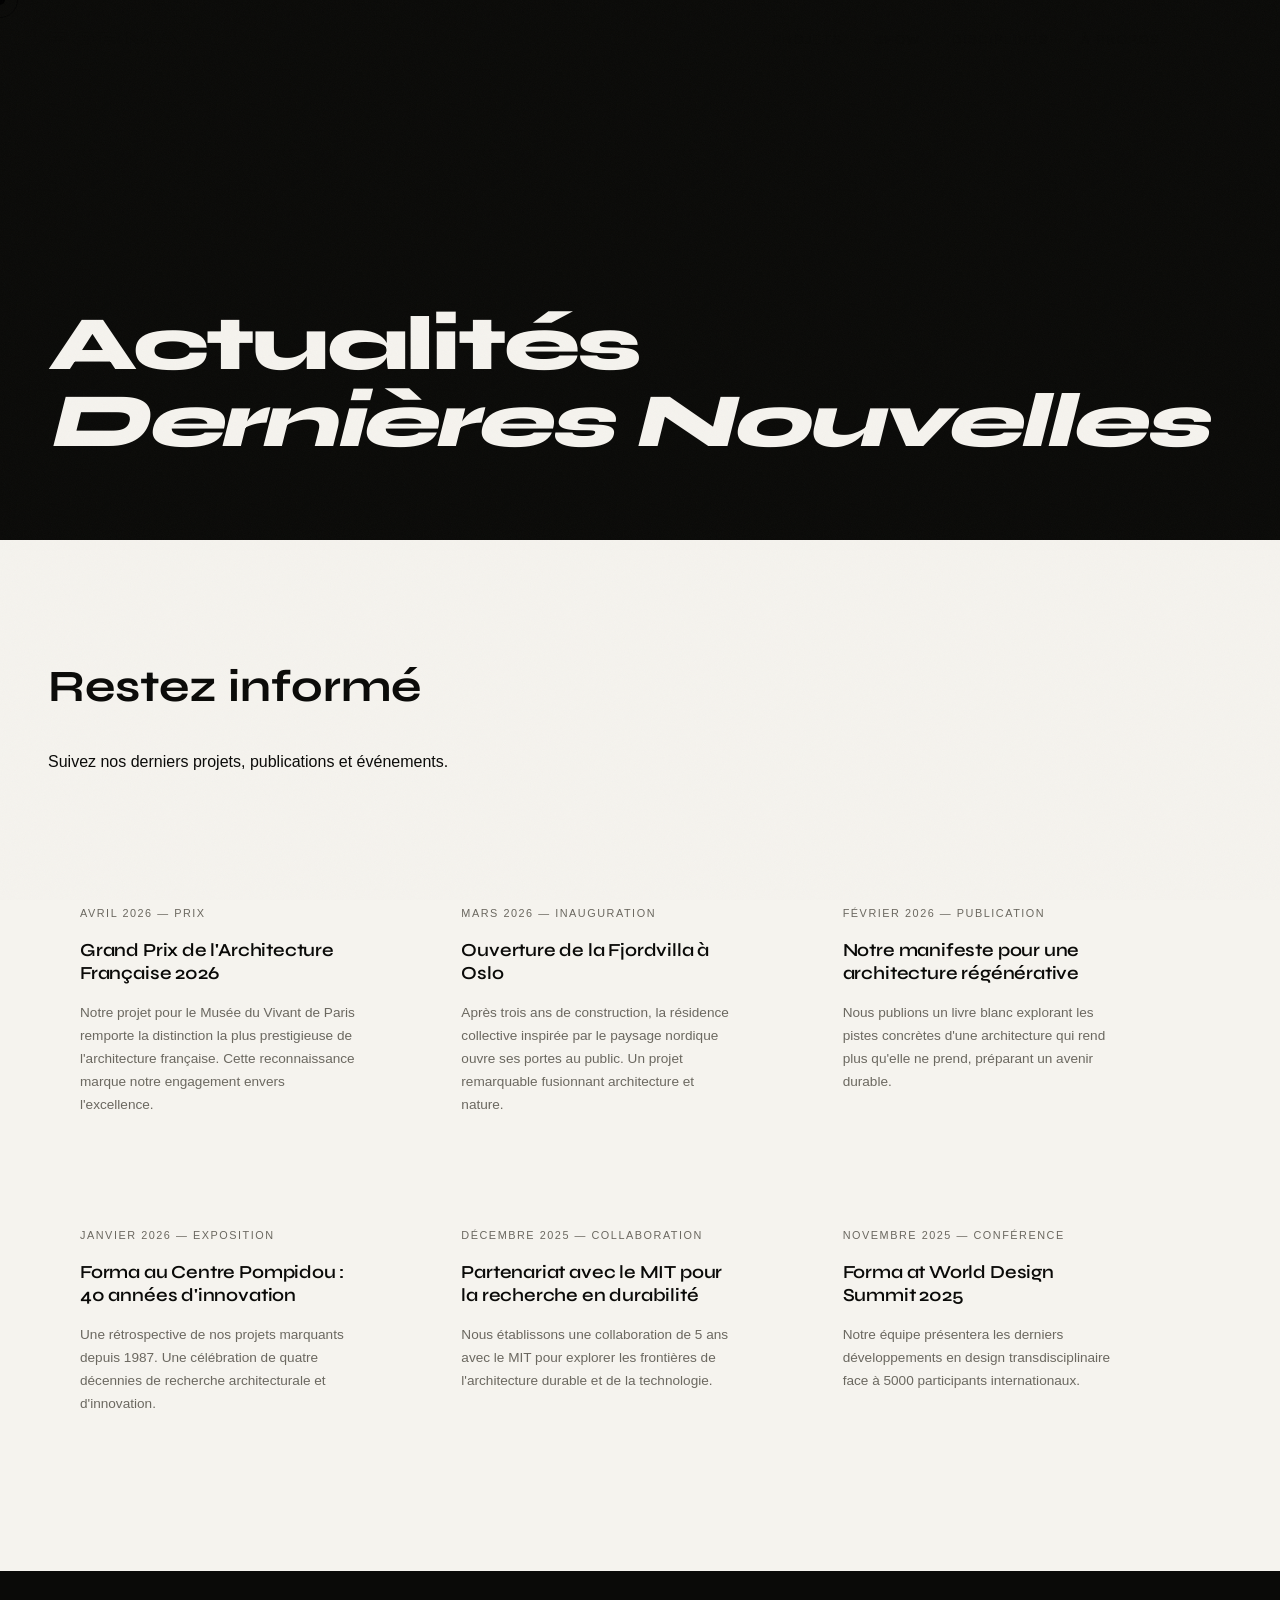
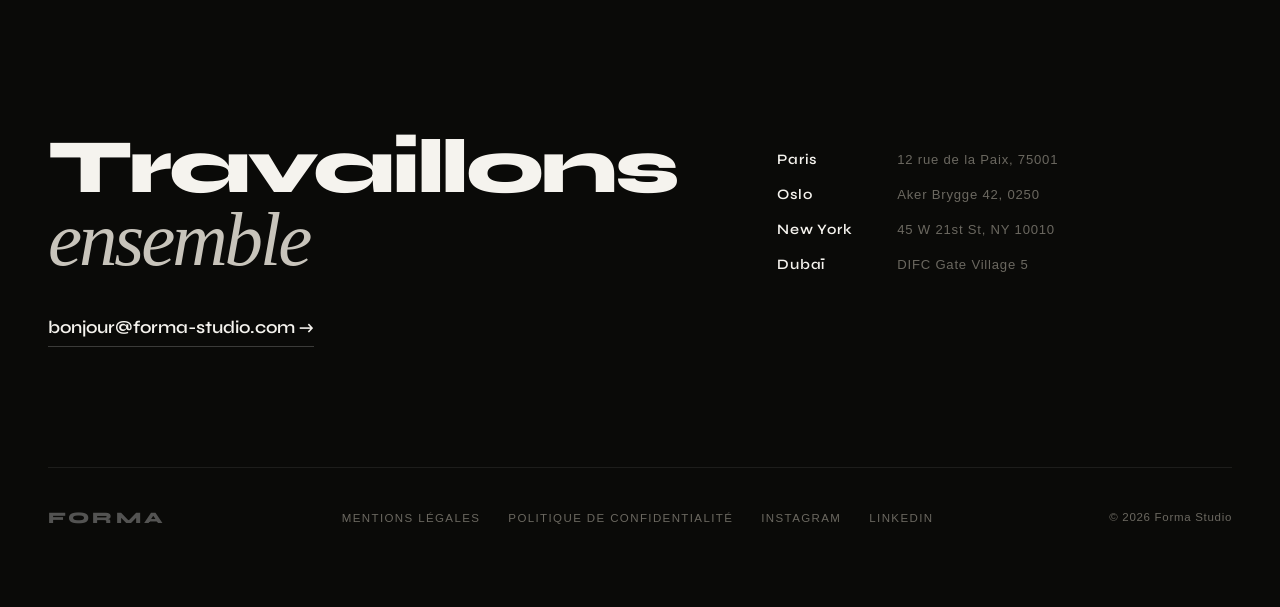
<file: actualites.html>
<!DOCTYPE html>
<html lang="fr">
<head>
<meta charset="UTF-8">
<meta name="viewport" content="width=device-width, initial-scale=1.0">
<title>Actualités — FORMA</title>
<link rel="preconnect" href="https://fonts.googleapis.com">
<link rel="preconnect" href="https://fonts.gstatic.com" crossorigin>
<link href="https://fonts.googleapis.com/css2?family=Editorial+New:ital,wght@0,400;0,700;1,400&family=Neue+Montreal:wght@300;400;500&family=Syne:wght@400;500;600;700;800&display=swap" rel="stylesheet">
<link rel="stylesheet" href="styles.css">
</head>
<body>

<div class="cursor" id="cursor"></div>
<div class="cursor-ring" id="cursorRing"></div>

<!-- NAV -->
<nav id="mainNav">
  <a href="index.html" class="nav-logo">Forma</a>
  <div class="nav-right">
    <ul class="nav-links" id="navLinks">
      <li><a href="projets.html">Projets</a></li>
      <li><a href="show.html">Show</a></li>
      <li><a href="disciplines.html">Disciplines</a></li>
      <li><a href="apropos.html">À Propos</a></li>
    </ul>
    <button class="menu-btn" id="menuBtn" aria-label="Menu">
      <span></span><span></span><span></span>
    </button>
  </div>
</nav>

<!-- FULLSCREEN MENU -->
<div class="fullmenu" id="fullmenu">
  <ul class="fullmenu-nav">
    <li><a href="projets.html">Projets</a></li>
    <li><a href="show.html">Show</a></li>
    <li><a href="disciplines.html">Disciplines</a></li>
    <li><a href="apropos.html">À Propos</a></li>
    <li><a href="actualites.html">Actualités</a></li>
    <li><a href="durabilite.html">Durabilité</a></li>
    <li><a href="index.html#contact">Contact</a></li>
  </ul>
  <div class="fullmenu-info">
    <div>
      <a href="#">Instagram</a><br>
      <a href="#">LinkedIn</a>
    </div>
    <div>
      Paris · Oslo<br>New York · Dubaï
    </div>
  </div>
</div>

<!-- PAGE HEADER -->
<section class="page-header">
  <h1>Actualités<br><em>Dernières Nouvelles</em></h1>
</section>

<!-- PAGE CONTENT -->
<section class="page-content">
  <div class="page-section">
    <h2>Restez informé</h2>
    <p>Suivez nos derniers projets, publications et événements.</p>
  </div>

  <div class="news" style="padding: 0; background: transparent;">
    <div class="news-grid" style="gap: 40px;">
      <a href="#" class="news-card reveal">
        <div class="news-date">Avril 2026 — Prix</div>
        <h3 class="news-title">Grand Prix de l'Architecture Française 2026</h3>
        <p class="news-excerpt">Notre projet pour le Musée du Vivant de Paris remporte la distinction la plus prestigieuse de l'architecture française. Cette reconnaissance marque notre engagement envers l'excellence.</p>
      </a>
      <a href="#" class="news-card reveal">
        <div class="news-date">Mars 2026 — Inauguration</div>
        <h3 class="news-title">Ouverture de la Fjordvilla à Oslo</h3>
        <p class="news-excerpt">Après trois ans de construction, la résidence collective inspirée par le paysage nordique ouvre ses portes au public. Un projet remarquable fusionnant architecture et nature.</p>
      </a>
      <a href="#" class="news-card reveal">
        <div class="news-date">Février 2026 — Publication</div>
        <h3 class="news-title">Notre manifeste pour une architecture régénérative</h3>
        <p class="news-excerpt">Nous publions un livre blanc explorant les pistes concrètes d'une architecture qui rend plus qu'elle ne prend, préparant un avenir durable.</p>
      </a>
      <a href="#" class="news-card reveal">
        <div class="news-date">Janvier 2026 — Exposition</div>
        <h3 class="news-title">Forma au Centre Pompidou : 40 années d'innovation</h3>
        <p class="news-excerpt">Une rétrospective de nos projets marquants depuis 1987. Une célébration de quatre décennies de recherche architecturale et d'innovation.</p>
      </a>
      <a href="#" class="news-card reveal">
        <div class="news-date">Décembre 2025 — Collaboration</div>
        <h3 class="news-title">Partenariat avec le MIT pour la recherche en durabilité</h3>
        <p class="news-excerpt">Nous établissons une collaboration de 5 ans avec le MIT pour explorer les frontières de l'architecture durable et de la technologie.</p>
      </a>
      <a href="#" class="news-card reveal">
        <div class="news-date">Novembre 2025 — Conférence</div>
        <h3 class="news-title">Forma at World Design Summit 2025</h3>
        <p class="news-excerpt">Notre équipe présentera les derniers développements en design transdisciplinaire face à 5000 participants internationaux.</p>
      </a>
    </div>
  </div>
</section>

<!-- CONTACT / FOOTER -->
<section class="contact-section">
  <div class="contact-inner">
    <div class="contact-left">
      <h2 class="reveal">Travaillons<br><em>ensemble</em></h2>
      <a href="mailto:bonjour@forma-studio.com" class="contact-email reveal">
        bonjour@forma-studio.com →
      </a>
    </div>
    <div class="contact-right reveal">
      <ul class="studios-list">
        <li><span class="city">Paris</span> 12 rue de la Paix, 75001</li>
        <li><span class="city">Oslo</span> Aker Brygge 42, 0250</li>
        <li><span class="city">New York</span> 45 W 21st St, NY 10010</li>
        <li><span class="city">Dubaï</span> DIFC Gate Village 5</li>
      </ul>
    </div>
  </div>
  <div class="footer-bottom">
    <span class="footer-logo">Forma</span>
    <ul class="footer-links">
      <li><a href="#">Mentions légales</a></li>
      <li><a href="#">Politique de confidentialité</a></li>
      <li><a href="#">Instagram</a></li>
      <li><a href="#">LinkedIn</a></li>
    </ul>
    <span class="footer-copy">© 2026 Forma Studio</span>
  </div>
</section>

<script src="main.js"></script>
</body>
</html>
</file>
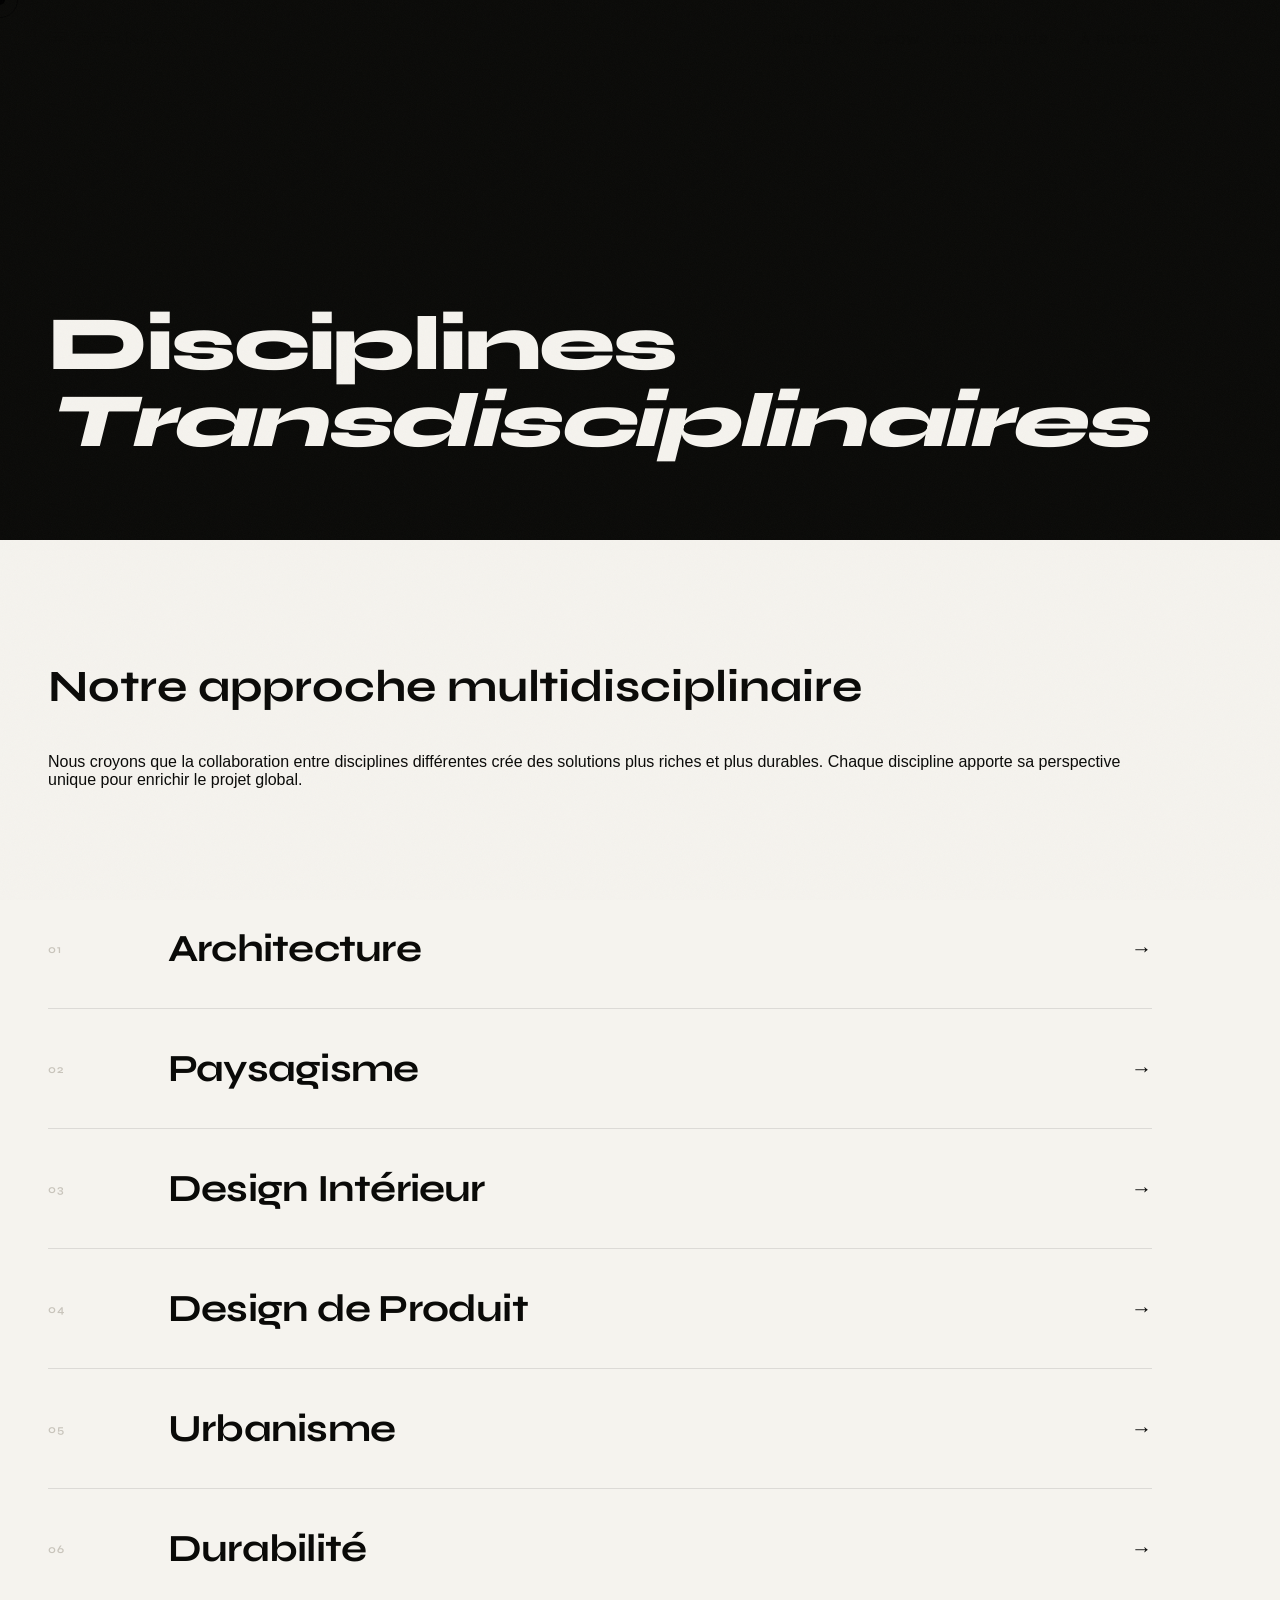
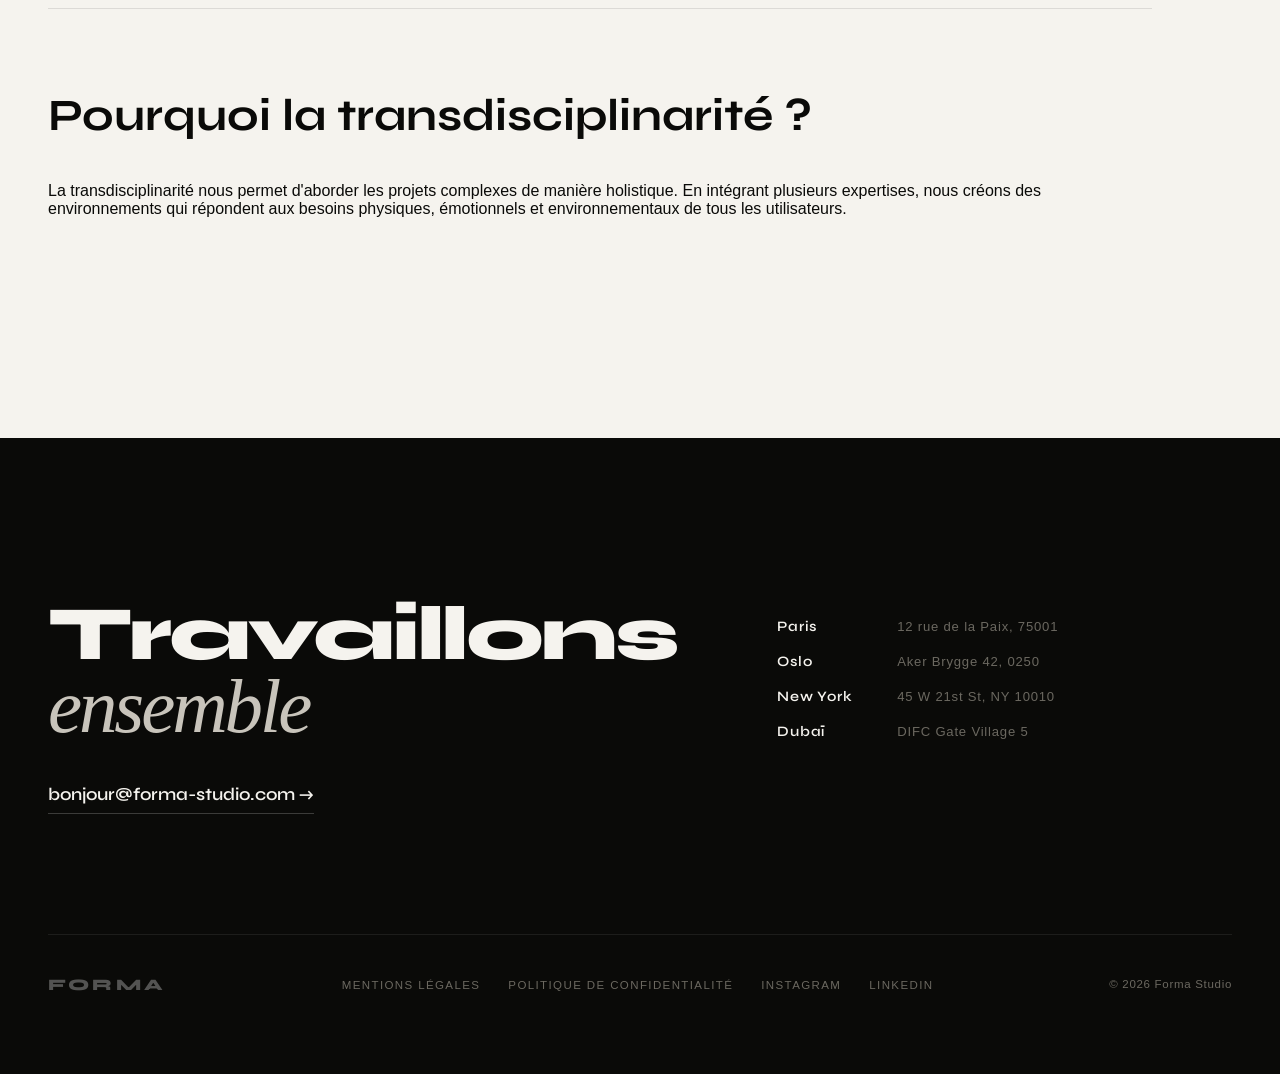
<file: disciplines.html>
<!DOCTYPE html>
<html lang="fr">
<head>
<meta charset="UTF-8">
<meta name="viewport" content="width=device-width, initial-scale=1.0">
<title>Disciplines — FORMA</title>
<link rel="preconnect" href="https://fonts.googleapis.com">
<link rel="preconnect" href="https://fonts.gstatic.com" crossorigin>
<link href="https://fonts.googleapis.com/css2?family=Editorial+New:ital,wght@0,400;0,700;1,400&family=Neue+Montreal:wght@300;400;500&family=Syne:wght@400;500;600;700;800&display=swap" rel="stylesheet">
<link rel="stylesheet" href="styles.css">
</head>
<body>

<div class="cursor" id="cursor"></div>
<div class="cursor-ring" id="cursorRing"></div>

<!-- NAV -->
<nav id="mainNav">
  <a href="index.html" class="nav-logo">Forma</a>
  <div class="nav-right">
    <ul class="nav-links" id="navLinks">
      <li><a href="projets.html">Projets</a></li>
      <li><a href="show.html">Show</a></li>
      <li><a href="disciplines.html">Disciplines</a></li>
      <li><a href="apropos.html">À Propos</a></li>
    </ul>
    <button class="menu-btn" id="menuBtn" aria-label="Menu">
      <span></span><span></span><span></span>
    </button>
  </div>
</nav>

<!-- FULLSCREEN MENU -->
<div class="fullmenu" id="fullmenu">
  <ul class="fullmenu-nav">
    <li><a href="projets.html">Projets</a></li>
    <li><a href="show.html">Show</a></li>
    <li><a href="disciplines.html">Disciplines</a></li>
    <li><a href="apropos.html">À Propos</a></li>
    <li><a href="actualites.html">Actualités</a></li>
    <li><a href="durabilite.html">Durabilité</a></li>
    <li><a href="index.html#contact">Contact</a></li>
  </ul>
  <div class="fullmenu-info">
    <div>
      <a href="#">Instagram</a><br>
      <a href="#">LinkedIn</a>
    </div>
    <div>
      Paris · Oslo<br>New York · Dubaï
    </div>
  </div>
</div>

<!-- PAGE HEADER -->
<section class="page-header">
  <h1>Disciplines<br><em>Transdisciplinaires</em></h1>
</section>

<!-- PAGE CONTENT -->
<section class="page-content">
  <div class="page-section">
    <h2>Notre approche multidisciplinaire</h2>
    <p>Nous croyons que la collaboration entre disciplines différentes crée des solutions plus riches et plus durables. Chaque discipline apporte sa perspective unique pour enrichir le projet global.</p>
  </div>

  <div class="disciplines" style="padding: 0;">
    <div class="disciplines-list">
      <a href="#" class="discipline-item reveal">
        <span class="discipline-num">01</span>
        <span class="discipline-name">Architecture</span>
        <span class="discipline-arrow">→</span>
      </a>
      <a href="#" class="discipline-item reveal">
        <span class="discipline-num">02</span>
        <span class="discipline-name">Paysagisme</span>
        <span class="discipline-arrow">→</span>
      </a>
      <a href="#" class="discipline-item reveal">
        <span class="discipline-num">03</span>
        <span class="discipline-name">Design Intérieur</span>
        <span class="discipline-arrow">→</span>
      </a>
      <a href="#" class="discipline-item reveal">
        <span class="discipline-num">04</span>
        <span class="discipline-name">Design de Produit</span>
        <span class="discipline-arrow">→</span>
      </a>
      <a href="#" class="discipline-item reveal">
        <span class="discipline-num">05</span>
        <span class="discipline-name">Urbanisme</span>
        <span class="discipline-arrow">→</span>
      </a>
      <a href="#" class="discipline-item reveal">
        <span class="discipline-num">06</span>
        <span class="discipline-name">Durabilité</span>
        <span class="discipline-arrow">→</span>
      </a>
    </div>
  </div>

  <div class="page-section" style="margin-top: 80px;">
    <h2>Pourquoi la transdisciplinarité ?</h2>
    <p>La transdisciplinarité nous permet d'aborder les projets complexes de manière holistique. En intégrant plusieurs expertises, nous créons des environnements qui répondent aux besoins physiques, émotionnels et environnementaux de tous les utilisateurs.</p>
  </div>
</section>

<!-- CONTACT / FOOTER -->
<section class="contact-section">
  <div class="contact-inner">
    <div class="contact-left">
      <h2 class="reveal">Travaillons<br><em>ensemble</em></h2>
      <a href="mailto:bonjour@forma-studio.com" class="contact-email reveal">
        bonjour@forma-studio.com →
      </a>
    </div>
    <div class="contact-right reveal">
      <ul class="studios-list">
        <li><span class="city">Paris</span> 12 rue de la Paix, 75001</li>
        <li><span class="city">Oslo</span> Aker Brygge 42, 0250</li>
        <li><span class="city">New York</span> 45 W 21st St, NY 10010</li>
        <li><span class="city">Dubaï</span> DIFC Gate Village 5</li>
      </ul>
    </div>
  </div>
  <div class="footer-bottom">
    <span class="footer-logo">Forma</span>
    <ul class="footer-links">
      <li><a href="#">Mentions légales</a></li>
      <li><a href="#">Politique de confidentialité</a></li>
      <li><a href="#">Instagram</a></li>
      <li><a href="#">LinkedIn</a></li>
    </ul>
    <span class="footer-copy">© 2026 Forma Studio</span>
  </div>
</section>

<script src="main.js"></script>
</body>
</html>
</file>
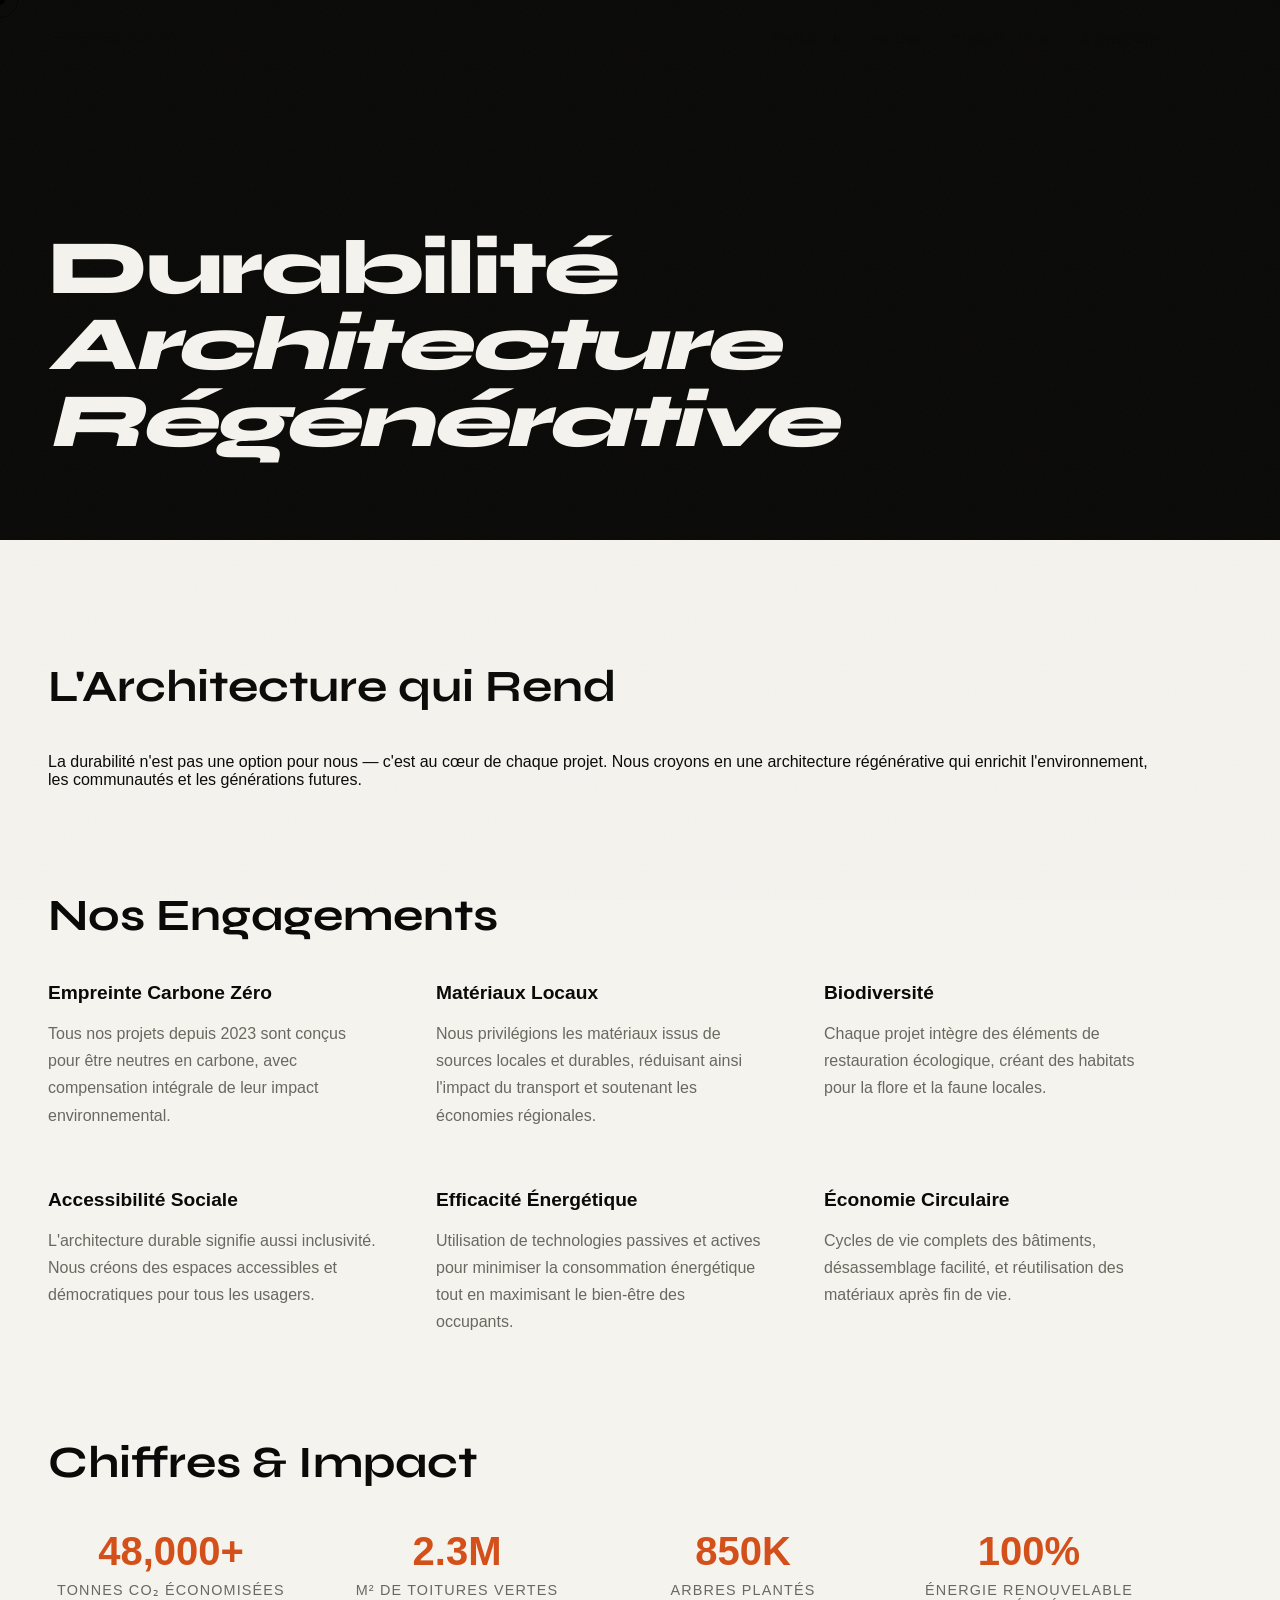
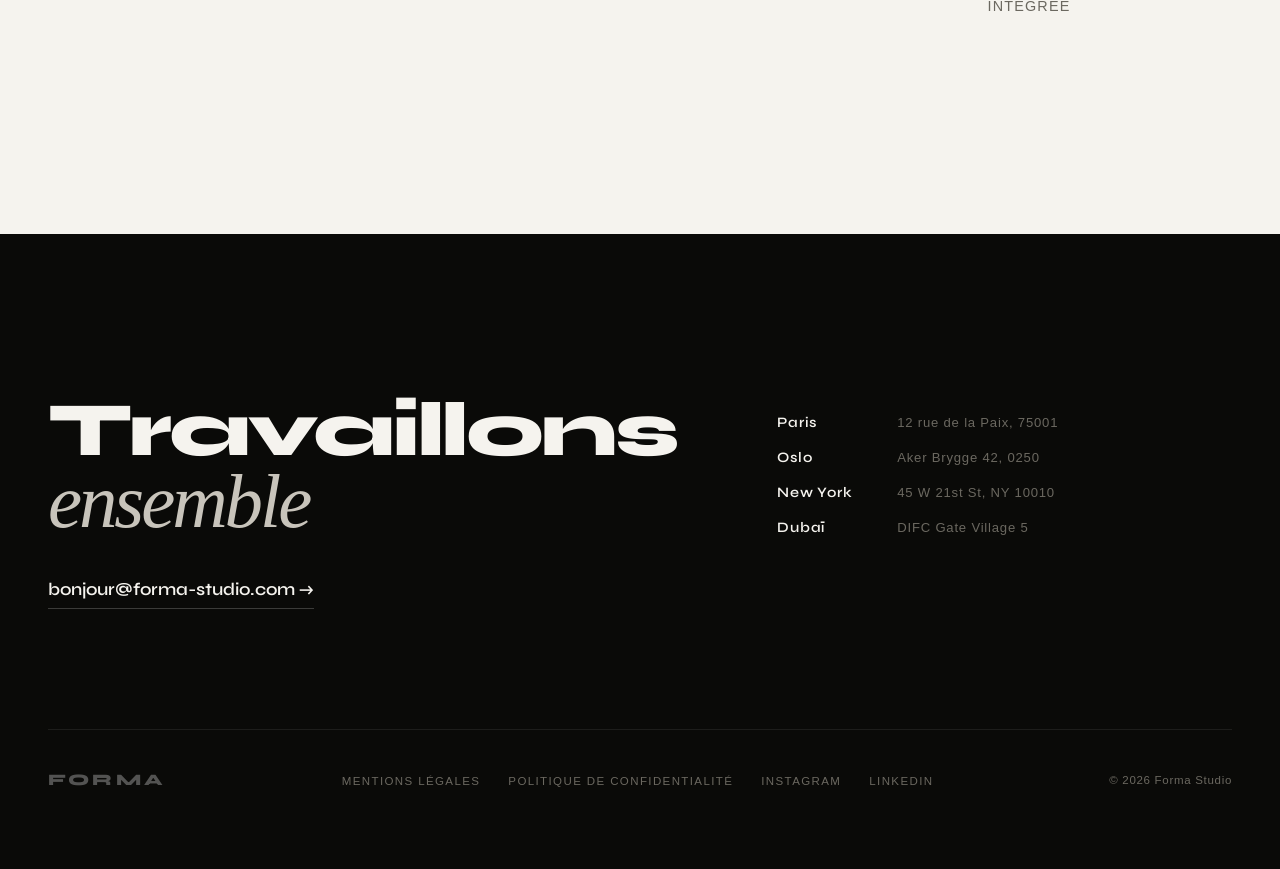
<file: durabilite.html>
<!DOCTYPE html>
<html lang="fr">
<head>
<meta charset="UTF-8">
<meta name="viewport" content="width=device-width, initial-scale=1.0">
<title>Durabilité — FORMA</title>
<link rel="preconnect" href="https://fonts.googleapis.com">
<link rel="preconnect" href="https://fonts.gstatic.com" crossorigin>
<link href="https://fonts.googleapis.com/css2?family=Editorial+New:ital,wght@0,400;0,700;1,400&family=Neue+Montreal:wght@300;400;500&family=Syne:wght@400;500;600;700;800&display=swap" rel="stylesheet">
<link rel="stylesheet" href="styles.css">
</head>
<body>

<div class="cursor" id="cursor"></div>
<div class="cursor-ring" id="cursorRing"></div>

<!-- NAV -->
<nav id="mainNav">
  <a href="index.html" class="nav-logo">Forma</a>
  <div class="nav-right">
    <ul class="nav-links" id="navLinks">
      <li><a href="projets.html">Projets</a></li>
      <li><a href="show.html">Show</a></li>
      <li><a href="disciplines.html">Disciplines</a></li>
      <li><a href="apropos.html">À Propos</a></li>
    </ul>
    <button class="menu-btn" id="menuBtn" aria-label="Menu">
      <span></span><span></span><span></span>
    </button>
  </div>
</nav>

<!-- FULLSCREEN MENU -->
<div class="fullmenu" id="fullmenu">
  <ul class="fullmenu-nav">
    <li><a href="projets.html">Projets</a></li>
    <li><a href="show.html">Show</a></li>
    <li><a href="disciplines.html">Disciplines</a></li>
    <li><a href="apropos.html">À Propos</a></li>
    <li><a href="actualites.html">Actualités</a></li>
    <li><a href="durabilite.html">Durabilité</a></li>
    <li><a href="index.html#contact">Contact</a></li>
  </ul>
  <div class="fullmenu-info">
    <div>
      <a href="#">Instagram</a><br>
      <a href="#">LinkedIn</a>
    </div>
    <div>
      Paris · Oslo<br>New York · Dubaï
    </div>
  </div>
</div>

<!-- PAGE HEADER -->
<section class="page-header">
  <h1>Durabilité<br><em>Architecture Régénérative</em></h1>
</section>

<!-- PAGE CONTENT -->
<section class="page-content">
  <div class="page-section">
    <h2>L'Architecture qui Rend</h2>
    <p>La durabilité n'est pas une option pour nous — c'est au cœur de chaque projet. Nous croyons en une architecture régénérative qui enrichit l'environnement, les communautés et les générations futures.</p>
  </div>

  <div class="page-section">
    <h2>Nos Engagements</h2>
    <div style="display: grid; grid-template-columns: repeat(auto-fit, minmax(300px, 1fr)); gap: 60px; margin-top: 40px;">
      <div>
        <h3 style="font-weight: 600; margin-bottom: 16px; font-size: 1.2rem;">Empreinte Carbone Zéro</h3>
        <p style="color: var(--mid); line-height: 1.7;">Tous nos projets depuis 2023 sont conçus pour être neutres en carbone, avec compensation intégrale de leur impact environnemental.</p>
      </div>
      <div>
        <h3 style="font-weight: 600; margin-bottom: 16px; font-size: 1.2rem;">Matériaux Locaux</h3>
        <p style="color: var(--mid); line-height: 1.7;">Nous privilégions les matériaux issus de sources locales et durables, réduisant ainsi l'impact du transport et soutenant les économies régionales.</p>
      </div>
      <div>
        <h3 style="font-weight: 600; margin-bottom: 16px; font-size: 1.2rem;">Biodiversité</h3>
        <p style="color: var(--mid); line-height: 1.7;">Chaque projet intègre des éléments de restauration écologique, créant des habitats pour la flore et la faune locales.</p>
      </div>
      <div>
        <h3 style="font-weight: 600; margin-bottom: 16px; font-size: 1.2rem;">Accessibilité Sociale</h3>
        <p style="color: var(--mid); line-height: 1.7;">L'architecture durable signifie aussi inclusivité. Nous créons des espaces accessibles et démocratiques pour tous les usagers.</p>
      </div>
      <div>
        <h3 style="font-weight: 600; margin-bottom: 16px; font-size: 1.2rem;">Efficacité Énergétique</h3>
        <p style="color: var(--mid); line-height: 1.7;">Utilisation de technologies passives et actives pour minimiser la consommation énergétique tout en maximisant le bien-être des occupants.</p>
      </div>
      <div>
        <h3 style="font-weight: 600; margin-bottom: 16px; font-size: 1.2rem;">Économie Circulaire</h3>
        <p style="color: var(--mid); line-height: 1.7;">Cycles de vie complets des bâtiments, désassemblage facilité, et réutilisation des matériaux après fin de vie.</p>
      </div>
    </div>
  </div>

  <div class="page-section" style="margin-top: 80px;">
    <h2>Chiffres & Impact</h2>
    <div style="display: grid; grid-template-columns: repeat(auto-fit, minmax(200px, 1fr)); gap: 40px; margin-top: 40px;">
      <div style="text-align: center;">
        <div style="font-size: 2.5rem; font-weight: 700; color: var(--accent);">48,000+</div>
        <div style="font-size: 0.9rem; color: var(--mid); margin-top: 8px; text-transform: uppercase; letter-spacing: 0.08em;">Tonnes CO₂ économisées</div>
      </div>
      <div style="text-align: center;">
        <div style="font-size: 2.5rem; font-weight: 700; color: var(--accent);">2.3M</div>
        <div style="font-size: 0.9rem; color: var(--mid); margin-top: 8px; text-transform: uppercase; letter-spacing: 0.08em;">m² de toitures vertes</div>
      </div>
      <div style="text-align: center;">
        <div style="font-size: 2.5rem; font-weight: 700; color: var(--accent);">850K</div>
        <div style="font-size: 0.9rem; color: var(--mid); margin-top: 8px; text-transform: uppercase; letter-spacing: 0.08em;">Arbres plantés</div>
      </div>
      <div style="text-align: center;">
        <div style="font-size: 2.5rem; font-weight: 700; color: var(--accent);">100%</div>
        <div style="font-size: 0.9rem; color: var(--mid); margin-top: 8px; text-transform: uppercase; letter-spacing: 0.08em;">Énergie renouvelable intégrée</div>
      </div>
    </div>
  </div>
</section>

<!-- CONTACT / FOOTER -->
<section class="contact-section">
  <div class="contact-inner">
    <div class="contact-left">
      <h2 class="reveal">Travaillons<br><em>ensemble</em></h2>
      <a href="mailto:bonjour@forma-studio.com" class="contact-email reveal">
        bonjour@forma-studio.com →
      </a>
    </div>
    <div class="contact-right reveal">
      <ul class="studios-list">
        <li><span class="city">Paris</span> 12 rue de la Paix, 75001</li>
        <li><span class="city">Oslo</span> Aker Brygge 42, 0250</li>
        <li><span class="city">New York</span> 45 W 21st St, NY 10010</li>
        <li><span class="city">Dubaï</span> DIFC Gate Village 5</li>
      </ul>
    </div>
  </div>
  <div class="footer-bottom">
    <span class="footer-logo">Forma</span>
    <ul class="footer-links">
      <li><a href="#">Mentions légales</a></li>
      <li><a href="#">Politique de confidentialité</a></li>
      <li><a href="#">Instagram</a></li>
      <li><a href="#">LinkedIn</a></li>
    </ul>
    <span class="footer-copy">© 2026 Forma Studio</span>
  </div>
</section>

<script src="main.js"></script>
</body>
</html>
</file>
<file: styles.css>
:root {
  --black: #0a0a08;
  --white: #f5f3ee;
  --warm-gray: #c8c4bb;
  --accent: #d4501a;
  --mid: #6b6860;
  --font-display: 'Syne', sans-serif;
  --font-body: 'Neue Montreal', 'DM Sans', sans-serif;
  --font-serif: 'Georgia', serif;
}

*, *::before, *::after { margin: 0; padding: 0; box-sizing: border-box; }

html { scroll-behavior: smooth; }

body {
  background: var(--white);
  color: var(--black);
  font-family: var(--font-body);
  font-weight: 300;
  overflow-x: hidden;
  cursor: none;
}

/* CUSTOM CURSOR */
.cursor {
  position: fixed;
  width: 10px;
  height: 10px;
  background: var(--black);
  border-radius: 50%;
  pointer-events: none;
  z-index: 9999;
  transform: translate(-50%, -50%);
  transition: transform 0.1s ease, width 0.3s ease, height 0.3s ease, background 0.3s ease;
  mix-blend-mode: difference;
}

.cursor-ring {
  position: fixed;
  width: 36px;
  height: 36px;
  border: 1px solid var(--black);
  border-radius: 50%;
  pointer-events: none;
  z-index: 9998;
  transform: translate(-50%, -50%);
  transition: transform 0.18s ease, width 0.3s ease, height 0.3s ease, opacity 0.3s ease;
  mix-blend-mode: difference;
  opacity: 0.6;
}

.cursor.hover { width: 20px; height: 20px; }
.cursor-ring.hover { width: 60px; height: 60px; opacity: 1; }

/* NOISE OVERLAY */
body::before {
  content: '';
  position: fixed;
  inset: 0;
  opacity: 0.03;
  background-image: url("data:image/svg+xml,%3Csvg viewBox='0 0 256 256' xmlns='http://www.w3.org/2000/svg'%3E%3Cfilter id='noise'%3E%3CfeTurbulence type='fractalNoise' baseFrequency='0.9' numOctaves='4' stitchTiles='stitch'/%3E%3C/filter%3E%3Crect width='100%25' height='100%25' filter='url(%23noise)'/%3E%3C/svg%3E");
  background-size: 200px 200px;
  pointer-events: none;
  z-index: 9997;
}

/* NAV */
nav {
  position: fixed;
  top: 0;
  left: 0;
  right: 0;
  z-index: 100;
  display: flex;
  align-items: center;
  justify-content: space-between;
  padding: 28px 48px;
  mix-blend-mode: normal;
}

.nav-logo {
  font-family: var(--font-display);
  font-weight: 800;
  font-size: 1.1rem;
  letter-spacing: 0.25em;
  text-transform: uppercase;
  color: var(--black);
  text-decoration: none;
  transition: color 0.3s ease;
}

.nav-logo.inverted { color: var(--white); }

.nav-right {
  display: flex;
  align-items: center;
  gap: 40px;
}

.nav-links {
  display: flex;
  gap: 32px;
  list-style: none;
}

.nav-links a {
  font-size: 0.8rem;
  letter-spacing: 0.12em;
  text-transform: uppercase;
  text-decoration: none;
  color: var(--black);
  font-weight: 400;
  position: relative;
  transition: color 0.3s;
}

.nav-links a::after {
  content: '';
  position: absolute;
  bottom: -2px;
  left: 0;
  width: 0;
  height: 1px;
  background: var(--black);
  transition: width 0.35s ease;
}

.nav-links a:hover::after { width: 100%; }

nav.dark .nav-links a,
nav.dark .nav-logo { color: var(--white); }
nav.dark .nav-links a::after { background: var(--white); }

.menu-btn {
  background: none;
  border: none;
  cursor: none;
  display: flex;
  flex-direction: column;
  gap: 5px;
  padding: 4px;
}

.menu-btn span {
  display: block;
  width: 24px;
  height: 1px;
  background: var(--black);
  transition: all 0.35s ease;
  transform-origin: center;
}

nav.dark .menu-btn span { background: var(--white); }

.menu-btn.open span:nth-child(1) { transform: translateY(6px) rotate(45deg); }
.menu-btn.open span:nth-child(2) { opacity: 0; }
.menu-btn.open span:nth-child(3) { transform: translateY(-6px) rotate(-45deg); }

/* FULLSCREEN MENU */
.fullmenu {
  position: fixed;
  inset: 0;
  background: var(--black);
  z-index: 90;
  display: flex;
  align-items: center;
  justify-content: space-between;
  padding: 120px 48px 80px;
  opacity: 0;
  pointer-events: none;
  transition: opacity 0.5s ease;
}

.fullmenu.open { opacity: 1; pointer-events: all; }

.fullmenu-nav {
  list-style: none;
  display: flex;
  flex-direction: column;
  gap: 8px;
}

.fullmenu-nav li { overflow: hidden; }

.fullmenu-nav a {
  display: block;
  font-family: var(--font-display);
  font-size: clamp(2.5rem, 5vw, 4.5rem);
  font-weight: 700;
  color: var(--warm-gray);
  text-decoration: none;
  letter-spacing: -0.02em;
  transition: color 0.2s, transform 0.2s;
  transform: translateY(110%);
}

.fullmenu.open .fullmenu-nav a {
  transform: translateY(0);
  transition: color 0.2s, transform 0.5s cubic-bezier(0.16, 1, 0.3, 1);
}

.fullmenu.open .fullmenu-nav li:nth-child(1) a { transition-delay: 0.05s; }
.fullmenu.open .fullmenu-nav li:nth-child(2) a { transition-delay: 0.1s; }
.fullmenu.open .fullmenu-nav li:nth-child(3) a { transition-delay: 0.15s; }
.fullmenu.open .fullmenu-nav li:nth-child(4) a { transition-delay: 0.2s; }
.fullmenu.open .fullmenu-nav li:nth-child(5) a { transition-delay: 0.25s; }
.fullmenu.open .fullmenu-nav li:nth-child(6) a { transition-delay: 0.3s; }

.fullmenu-nav a:hover { color: var(--white); }

.fullmenu-info {
  display: flex;
  flex-direction: column;
  justify-content: flex-end;
  gap: 48px;
  color: var(--mid);
  font-size: 0.8rem;
  letter-spacing: 0.08em;
  text-transform: uppercase;
  padding-bottom: 20px;
}

.fullmenu-info a { color: var(--mid); text-decoration: none; transition: color 0.2s; }
.fullmenu-info a:hover { color: var(--white); }

/* HERO */
.hero {
  height: 100vh;
  min-height: 700px;
  display: grid;
  grid-template-rows: 1fr auto;
  background: var(--black);
  position: relative;
  overflow: hidden;
}

.hero-bg {
  position: absolute;
  inset: 0;
  z-index: 0;
}

.hero-bg-img {
  width: 100%;
  height: 100%;
  object-fit: cover;
  opacity: 0;
  position: absolute;
  inset: 0;
  clip-path: inset(0 0 100% 0);
  animation: slideImage 1.5s cubic-bezier(0.25, 0.46, 0.45, 0.94) 0s forwards;
}

.hero-bg-img.active { opacity: 0.35; }

.hero-content {
  position: relative;
  z-index: 2;
  display: flex;
  flex-direction: column;
  justify-content: flex-end;
  padding: 0 48px 60px;
}

.hero-tag {
  font-size: 0.72rem;
  letter-spacing: 0.2em;
  text-transform: uppercase;
  color: var(--warm-gray);
  margin-bottom: 24px;
  opacity: 0;
  transform: translateY(20px);
  animation: fadeUp 0.8s ease 0.4s forwards;
}

.hero-title {
  font-family: var(--font-display);
  font-weight: 800;
  font-size: clamp(3.5rem, 8vw, 9rem);
  line-height: 0.92;
  letter-spacing: -0.03em;
  color: var(--white);
  opacity: 0;
  transform: translateY(-60px);
  animation: slideDown 1.2s cubic-bezier(0.25, 0.46, 0.45, 0.94) 0.3s forwards;
}

.hero-title em {
  font-style: italic;
  font-family: var(--font-serif);
  font-weight: 400;
  color: var(--warm-gray);
}

.hero-bottom {
  position: relative;
  z-index: 2;
  display: flex;
  align-items: center;
  justify-content: space-between;
  padding: 28px 48px;
  border-top: 1px solid rgba(255,255,255,0.1);
}

.hero-desc {
  color: var(--warm-gray);
  font-size: 0.82rem;
  letter-spacing: 0.06em;
  max-width: 360px;
  line-height: 1.7;
  opacity: 0;
  animation: fadeUp 0.8s ease 0.8s forwards;
}

.hero-scroll {
  display: flex;
  align-items: center;
  gap: 16px;
  color: var(--warm-gray);
  font-size: 0.72rem;
  letter-spacing: 0.15em;
  text-transform: uppercase;
  opacity: 0;
  animation: fadeUp 0.8s ease 1s forwards;
}

.scroll-line {
  width: 60px;
  height: 1px;
  background: var(--warm-gray);
  position: relative;
  overflow: hidden;
}

.scroll-line::after {
  content: '';
  position: absolute;
  top: 0;
  left: -100%;
  width: 100%;
  height: 100%;
  background: var(--white);
  animation: scrollAnim 2s ease infinite 1.5s;
}

@keyframes scrollAnim {
  0% { left: -100%; }
  50% { left: 0%; }
  100% { left: 100%; }
}

.hero-counter {
  color: var(--warm-gray);
  font-size: 0.72rem;
  letter-spacing: 0.1em;
  font-family: var(--font-display);
  opacity: 0;
  animation: fadeUp 0.8s ease 1.1s forwards;
}

/* MARQUEE TICKER */
.ticker {
  background: var(--accent);
  overflow: hidden;
  padding: 14px 0;
  display: none;
}

.ticker-inner {
  display: flex;
  gap: 0;
  white-space: nowrap;
  animation: marquee 20s linear infinite;
}

.ticker-item {
  display: flex;
  align-items: center;
  gap: 32px;
  padding-right: 32px;
  font-size: 0.72rem;
  letter-spacing: 0.2em;
  text-transform: uppercase;
  color: var(--white);
  font-weight: 500;
}

.ticker-dot {
  width: 4px;
  height: 4px;
  border-radius: 50%;
  background: rgba(255,255,255,0.5);
  flex-shrink: 0;
}

@keyframes marquee {
  from { transform: translateX(0); }
  to { transform: translateX(-50%); }
}

/* INTRO SECTION */
.intro {
  padding: 140px 48px;
  display: grid;
  grid-template-columns: 1fr 1fr;
  gap: 80px;
  align-items: end;
}

.intro-number {
  font-family: var(--font-display);
  font-size: clamp(5rem, 12vw, 11rem);
  font-weight: 800;
  color: transparent;
  -webkit-text-stroke: 1px var(--warm-gray);
  line-height: 1;
  letter-spacing: -0.04em;
  user-select: none;
}

.intro-text h2 {
  font-family: var(--font-display);
  font-size: clamp(2rem, 3.5vw, 3.2rem);
  font-weight: 700;
  line-height: 1.08;
  letter-spacing: -0.025em;
  margin-bottom: 32px;
}

.intro-text p {
  font-size: 1rem;
  line-height: 1.8;
  color: var(--mid);
  max-width: 480px;
  margin-bottom: 48px;
}

.btn-link {
  display: inline-flex;
  align-items: center;
  gap: 14px;
  font-size: 0.78rem;
  letter-spacing: 0.15em;
  text-transform: uppercase;
  text-decoration: none;
  color: var(--black);
  font-weight: 500;
  border-bottom: 1px solid var(--black);
  padding-bottom: 6px;
  transition: gap 0.3s ease, color 0.3s;
}

.btn-link:hover { gap: 22px; }

.btn-link .arrow {
  font-size: 1rem;
  transition: transform 0.3s ease;
}

.btn-link:hover .arrow { transform: translateX(6px); }

/* PROJECTS GRID */
.projects-header {
  padding: 80px 48px 40px;
  display: flex;
  align-items: baseline;
  justify-content: space-between;
}

.projects-header h2 {
  font-family: var(--font-display);
  font-size: 0.72rem;
  letter-spacing: 0.2em;
  text-transform: uppercase;
  font-weight: 600;
  color: var(--mid);
}

.projects-header a {
  font-size: 0.72rem;
  letter-spacing: 0.15em;
  text-transform: uppercase;
  text-decoration: none;
  color: var(--mid);
  transition: color 0.2s;
}

.projects-header a:hover { color: var(--black); }

.projects-grid {
  padding: 0 48px 120px;
  display: grid;
  grid-template-columns: repeat(12, 1fr);
  grid-template-rows: auto auto;
  gap: 3px;
}

.project-card {
  position: relative;
  overflow: hidden;
  background: var(--black);
  cursor: none;
}

.project-card:nth-child(1) {
  grid-column: 1 / 8;
  grid-row: 1;
  aspect-ratio: 16/10;
}

.project-card:nth-child(2) {
  grid-column: 8 / 13;
  grid-row: 1;
  aspect-ratio: 4/3;
}

.project-card:nth-child(3) {
  grid-column: 1 / 5;
  grid-row: 2;
  aspect-ratio: 4/5;
}

.project-card:nth-child(4) {
  grid-column: 5 / 9;
  grid-row: 2;
  aspect-ratio: 4/5;
}

.project-card:nth-child(5) {
  grid-column: 9 / 13;
  grid-row: 2;
  aspect-ratio: 4/5;
}

.project-card img {
  width: 100%;
  height: 100%;
  object-fit: cover;
  transition: transform 0.7s cubic-bezier(0.16, 1, 0.3, 1), opacity 0.4s;
  opacity: 0.85;
  display: block;
}

.project-card:hover img {
  transform: scale(1.04);
  opacity: 1;
}

.project-info {
  position: absolute;
  bottom: 0;
  left: 0;
  right: 0;
  padding: 20px 24px;
  background: linear-gradient(transparent, rgba(0,0,0,0.75));
  transform: translateY(8px);
  transition: transform 0.4s ease;
  opacity: 0;
  transition: opacity 0.4s, transform 0.4s;
}

.project-card:hover .project-info { opacity: 1; transform: translateY(0); }

.project-cat {
  font-size: 0.68rem;
  letter-spacing: 0.18em;
  text-transform: uppercase;
  color: var(--warm-gray);
  margin-bottom: 4px;
}

.project-title {
  font-family: var(--font-display);
  font-size: 1.05rem;
  font-weight: 600;
  color: var(--white);
  line-height: 1.2;
}

.project-tag-fixed {
  position: absolute;
  top: 20px;
  left: 24px;
  font-size: 0.65rem;
  letter-spacing: 0.15em;
  text-transform: uppercase;
  color: rgba(255,255,255,0.6);
  border: 1px solid rgba(255,255,255,0.2);
  padding: 4px 10px;
  border-radius: 20px;
}

/* STATEMENT SECTION */
.statement {
  background: var(--black);
  padding: 160px 48px;
  color: var(--white);
}

.statement-inner {
  max-width: 1100px;
}

.statement h2 {
  font-family: var(--font-display);
  font-size: clamp(2.5rem, 5.5vw, 5.5rem);
  font-weight: 700;
  line-height: 1.05;
  letter-spacing: -0.03em;
  margin-bottom: 64px;
}

.statement h2 em {
  font-style: italic;
  font-family: var(--font-serif);
  font-weight: 400;
  color: var(--warm-gray);
}

.statement-cols {
  display: grid;
  grid-template-columns: 1fr 1fr 1fr;
  gap: 60px;
  padding-top: 64px;
  border-top: 1px solid rgba(255,255,255,0.1);
}

.stat-block {}

.stat-number {
  font-family: var(--font-display);
  font-size: 3rem;
  font-weight: 800;
  color: var(--white);
  letter-spacing: -0.04em;
  line-height: 1;
  margin-bottom: 12px;
}

.stat-label {
  font-size: 0.78rem;
  letter-spacing: 0.12em;
  text-transform: uppercase;
  color: var(--mid);
  margin-bottom: 16px;
}

.stat-desc {
  font-size: 0.88rem;
  line-height: 1.7;
  color: rgba(255,255,255,0.4);
}

/* DISCIPLINES */
.disciplines {
  padding: 120px 48px;
}

.disciplines-header {
  display: flex;
  justify-content: space-between;
  align-items: baseline;
  margin-bottom: 64px;
}

.disciplines-header h2 {
  font-family: var(--font-display);
  font-size: 0.72rem;
  letter-spacing: 0.2em;
  text-transform: uppercase;
  color: var(--mid);
}

.disciplines-list {
  display: flex;
  flex-direction: column;
  gap: 0;
}

.discipline-item {
  display: grid;
  grid-template-columns: 80px 1fr auto;
  align-items: center;
  gap: 40px;
  padding: 36px 0;
  border-bottom: 1px solid rgba(0,0,0,0.1);
  text-decoration: none;
  color: var(--black);
  transition: padding-left 0.4s cubic-bezier(0.16,1,0.3,1);
  position: relative;
  overflow: hidden;
}

.discipline-item::before {
  content: '';
  position: absolute;
  left: 0;
  top: 0;
  bottom: 0;
  width: 0;
  background: var(--black);
  transition: width 0.4s cubic-bezier(0.16,1,0.3,1);
  z-index: -1;
}

.discipline-item:hover { color: var(--white); padding-left: 24px; }
.discipline-item:hover::before { width: 100%; }

.discipline-num {
  font-family: var(--font-display);
  font-size: 0.72rem;
  font-weight: 600;
  letter-spacing: 0.1em;
  color: var(--warm-gray);
  transition: color 0.4s;
}

.discipline-item:hover .discipline-num { color: rgba(255,255,255,0.4); }

.discipline-name {
  font-family: var(--font-display);
  font-size: clamp(1.4rem, 3vw, 2.5rem);
  font-weight: 700;
  letter-spacing: -0.02em;
}

.discipline-arrow {
  font-size: 1.3rem;
  transition: transform 0.3s;
}

.discipline-item:hover .discipline-arrow { transform: translateX(8px); }

/* FEATURED NEWS */
.news {
  padding: 80px 48px 120px;
  background: #f0ece4;
}

.news-header {
  display: flex;
  justify-content: space-between;
  align-items: baseline;
  margin-bottom: 48px;
}

.news-header h2 {
  font-family: var(--font-display);
  font-size: 0.72rem;
  letter-spacing: 0.2em;
  text-transform: uppercase;
  color: var(--mid);
}

.news-header a {
  font-size: 0.72rem;
  letter-spacing: 0.12em;
  text-transform: uppercase;
  text-decoration: none;
  color: var(--mid);
  transition: color 0.2s;
}

.news-header a:hover { color: var(--black); }

.news-grid {
  display: grid;
  grid-template-columns: repeat(3, 1fr);
  gap: 2px;
}

.news-card {
  background: var(--white);
  padding: 36px 32px;
  text-decoration: none;
  color: var(--black);
  display: block;
  transition: background 0.3s;
  position: relative;
  overflow: hidden;
}

.news-card::after {
  content: '→';
  position: absolute;
  bottom: 32px;
  right: 32px;
  font-size: 1.1rem;
  opacity: 0;
  transform: translate(-6px, 6px);
  transition: opacity 0.3s, transform 0.3s;
}

.news-card:hover { background: var(--black); color: var(--white); }
.news-card:hover::after { opacity: 1; transform: translate(0, 0); }

.news-date {
  font-size: 0.68rem;
  letter-spacing: 0.14em;
  text-transform: uppercase;
  color: var(--mid);
  margin-bottom: 20px;
  transition: color 0.3s;
}

.news-card:hover .news-date { color: var(--warm-gray); }

.news-title {
  font-family: var(--font-display);
  font-size: 1.15rem;
  font-weight: 600;
  line-height: 1.25;
  letter-spacing: -0.01em;
  margin-bottom: 16px;
}

.news-excerpt {
  font-size: 0.85rem;
  line-height: 1.7;
  color: var(--mid);
  transition: color 0.3s;
}

.news-card:hover .news-excerpt { color: var(--warm-gray); }

/* CONTACT / FOOTER */
.contact-section {
  background: var(--black);
  padding: 160px 48px 80px;
  color: var(--white);
}

.contact-inner {
  display: grid;
  grid-template-columns: 1fr 1fr;
  gap: 100px;
  margin-bottom: 120px;
}

.contact-left h2 {
  font-family: var(--font-display);
  font-size: clamp(3rem, 6vw, 6rem);
  font-weight: 800;
  letter-spacing: -0.04em;
  line-height: 0.95;
  margin-bottom: 40px;
}

.contact-left h2 em {
  font-style: italic;
  font-family: var(--font-serif);
  font-weight: 400;
  color: var(--warm-gray);
}

.contact-email {
  display: inline-flex;
  align-items: center;
  gap: 14px;
  font-family: var(--font-display);
  font-size: 1.1rem;
  font-weight: 600;
  color: var(--white);
  text-decoration: none;
  border-bottom: 1px solid rgba(255,255,255,0.2);
  padding-bottom: 8px;
  transition: border-color 0.3s, gap 0.3s;
}

.contact-email:hover { border-color: var(--white); gap: 22px; }

.contact-right {
  padding-top: 20px;
  display: flex;
  flex-direction: column;
  justify-content: space-between;
}

.studios-list {
  list-style: none;
  display: flex;
  flex-direction: column;
  gap: 18px;
}

.studios-list li {
  display: flex;
  align-items: baseline;
  gap: 20px;
  font-size: 0.82rem;
  letter-spacing: 0.06em;
  color: var(--mid);
}

.studios-list .city {
  font-family: var(--font-display);
  font-weight: 600;
  color: var(--white);
  min-width: 100px;
  font-size: 0.9rem;
}

.footer-bottom {
  display: flex;
  align-items: center;
  justify-content: space-between;
  padding-top: 40px;
  border-top: 1px solid rgba(255,255,255,0.08);
}

.footer-logo {
  font-family: var(--font-display);
  font-weight: 800;
  font-size: 1rem;
  letter-spacing: 0.2em;
  text-transform: uppercase;
  color: rgba(255,255,255,0.3);
}

.footer-links {
  display: flex;
  gap: 28px;
  list-style: none;
}

.footer-links a {
  font-size: 0.72rem;
  letter-spacing: 0.12em;
  text-transform: uppercase;
  text-decoration: none;
  color: var(--mid);
  transition: color 0.2s;
}

.footer-links a:hover { color: var(--white); }

.footer-copy {
  font-size: 0.72rem;
  color: var(--mid);
  letter-spacing: 0.06em;
}

/* PAGE TRANSITION */
.page-transition {
  position: fixed;
  inset: 0;
  background: var(--black);
  z-index: 9990;
  transform: scaleY(0);
  transform-origin: bottom;
  pointer-events: none;
}

/* SCROLL REVEAL */
.reveal {
  opacity: 0;
  transform: translateY(40px);
  transition: opacity 0.9s cubic-bezier(0.16,1,0.3,1), transform 0.9s cubic-bezier(0.16,1,0.3,1);
}

.reveal.visible { opacity: 1; transform: translateY(0); }

@keyframes fadeUp {
  to { opacity: 1; transform: translateY(0); }
}

@keyframes slideDown {
  0% {
    opacity: 0;
    transform: translateY(-60px);
  }
  100% {
    opacity: 1;
    transform: translateY(0);
  }
}

@keyframes slideImage {
  from {
    clip-path: inset(0 0 100% 0);
  }
  to {
    clip-path: inset(0 0 0 0);
  }
}

/* HORIZONTAL SCROLL */
.hscroll-section {
  padding: 80px 0;
  overflow: hidden;
  position: relative;
}

.hscroll-label {
  padding: 0 48px;
  font-size: 0.72rem;
  letter-spacing: 0.2em;
  text-transform: uppercase;
  color: var(--mid);
  margin-bottom: 36px;
}

.hscroll-track {
  display: flex;
  gap: 3px;
  padding: 0 48px;
  overflow-x: auto;
  scrollbar-width: none;
  -ms-overflow-style: none;
  scroll-snap-type: x mandatory;
}

.hscroll-track::-webkit-scrollbar { display: none; }

.hscroll-card {
  flex: 0 0 320px;
  aspect-ratio: 3/4;
  background: var(--black);
  position: relative;
  overflow: hidden;
  cursor: none;
  scroll-snap-align: start;
}

.hscroll-card img {
  width: 100%;
  height: 100%;
  object-fit: cover;
  opacity: 0.75;
  transition: opacity 0.4s, transform 0.7s cubic-bezier(0.16,1,0.3,1);
}

.hscroll-card:hover img { opacity: 1; transform: scale(1.05); }

.hscroll-card-info {
  position: absolute;
  bottom: 24px;
  left: 24px;
  right: 24px;
}

.hscroll-card-name {
  font-family: var(--font-display);
  font-weight: 600;
  font-size: 1rem;
  color: var(--white);
  margin-bottom: 4px;
}

.hscroll-card-role {
  font-size: 0.72rem;
  letter-spacing: 0.1em;
  text-transform: uppercase;
  color: rgba(255,255,255,0.5);
}

/* PAGE LAYOUTS */
.page-header {
  height: 60vh;
  background: var(--black);
  position: relative;
  display: flex;
  align-items: flex-end;
  color: var(--white);
  padding: 0 48px 80px;
}

.page-header h1 {
  font-family: var(--font-display);
  font-size: clamp(2.5rem, 6vw, 5.5rem);
  font-weight: 800;
  line-height: 1;
  letter-spacing: -0.03em;
}

.page-content {
  padding: 120px 48px;
  max-width: 1200px;
}

.page-section {
  margin-bottom: 100px;
}

.page-section h2 {
  font-family: var(--font-display);
  font-size: clamp(2rem, 3.5vw, 3.2rem);
  font-weight: 700;
  margin-bottom: 40px;
}

/* SHOW PAGE - HERO WITH BACKGROUND IMAGE */
.show-hero {
  height: 70vh;
  position: relative;
  display: flex;
  align-items: center;
  justify-content: center;
  overflow: hidden;
  margin-top: 80px;
}

.show-bg {
  position: absolute;
  inset: 0;
  background-image: url('https://images.unsplash.com/photo-1487958449943-2429e8be8625?w=1800&q=80');
  background-size: cover;
  background-position: center;
  background-attachment: fixed;
  z-index: 0;
  filter: brightness(0.5);
}

.show-content {
  position: relative;
  z-index: 1;
  text-align: center;
  color: var(--white);
  pointer-events: none;
}

.show-content h1 {
  font-family: var(--font-display);
  font-size: clamp(2.5rem, 6vw, 5rem);
  font-weight: 800;
  line-height: 1.1;
  letter-spacing: -0.03em;
  margin-bottom: 24px;
  opacity: 0;
  transform: translateY(40px);
  animation: fadeUp 0.9s cubic-bezier(0.16,1,0.3,1) 0.2s forwards;
}

.show-content h1 em {
  font-style: italic;
  font-family: var(--font-serif);
  font-weight: 400;
  color: var(--warm-gray);
}

.show-content p {
  font-size: 1.1rem;
  letter-spacing: 0.05em;
  color: var(--warm-gray);
  max-width: 500px;
  margin: 0 auto;
  opacity: 0;
  transform: translateY(40px);
  animation: fadeUp 0.9s cubic-bezier(0.16,1,0.3,1) 0.4s forwards;
}

/* GALLERY SECTION */
.show-gallery {
  padding: 120px 48px;
}

.gallery-grid {
  display: grid;
  grid-template-columns: repeat(auto-fit, minmax(300px, 1fr));
  gap: 24px;
  width: 100%;
  max-width: 1400px;
  margin: 0 auto;
}

.gallery-item {
  position: relative;
  overflow: hidden;
  aspect-ratio: 1/1;
  background: var(--black);
  cursor: none;
}

.gallery-item img {
  width: 100%;
  height: 100%;
  object-fit: cover;
  transition: transform 0.8s cubic-bezier(0.16, 1, 0.3, 1), opacity 0.4s;
  opacity: 0.85;
}

.gallery-item:hover img {
  transform: scale(1.08);
  opacity: 1;
}

.gallery-overlay {
  position: absolute;
  inset: 0;
  background: linear-gradient(135deg, rgba(0,0,0,0.3) 0%, rgba(0,0,0,0.8) 100%);
  display: flex;
  flex-direction: column;
  justify-content: flex-end;
  padding: 32px 24px;
  opacity: 0;
  transition: opacity 0.4s ease;
}

.gallery-item:hover .gallery-overlay {
  opacity: 1;
}

.gallery-overlay h3 {
  font-family: var(--font-display);
  font-size: 1.3rem;
  font-weight: 600;
  color: var(--white);
  margin-bottom: 8px;
  letter-spacing: -0.01em;
}

.gallery-overlay p {
  font-size: 0.9rem;
  color: var(--warm-gray);
  letter-spacing: 0.05em;
}

/* RESPONSIVE */
@media (max-width: 900px) {
  nav { padding: 24px 24px; }

  .hero-content { padding: 0 24px 48px; }
  .hero-bottom { padding: 20px 24px; flex-wrap: wrap; gap: 16px; }

  .intro { padding: 80px 24px; grid-template-columns: 1fr; gap: 40px; }

  .projects-header { padding: 60px 24px 32px; }
  .projects-grid {
    padding: 0 24px 80px;
    grid-template-columns: 1fr;
    grid-template-rows: auto;
  }

  .project-card:nth-child(n) {
    grid-column: 1;
    grid-row: auto;
    aspect-ratio: 16/9;
  }

  .statement { padding: 80px 24px; }
  .statement-cols { grid-template-columns: 1fr; gap: 40px; }

  .disciplines { padding: 80px 24px; }
  .discipline-item { grid-template-columns: 48px 1fr auto; gap: 20px; }

  .news { padding: 60px 24px 80px; }
  .news-grid { grid-template-columns: 1fr; }

  .contact-section { padding: 80px 24px 60px; }
  .contact-inner { grid-template-columns: 1fr; gap: 60px; }

  .footer-bottom { flex-direction: column; gap: 24px; align-items: flex-start; }

  .fullmenu { padding: 100px 24px 60px; flex-direction: column; gap: 40px; }
  .fullmenu-info { flex-direction: row; flex-wrap: wrap; gap: 20px; }

  .hscroll-section { padding: 60px 0; }
  .hscroll-label { padding: 0 24px; }
  .hscroll-track { padding: 0 24px; }

  .page-header { padding: 0 24px 60px; }
  .page-content { padding: 80px 24px; }
}
</file>
